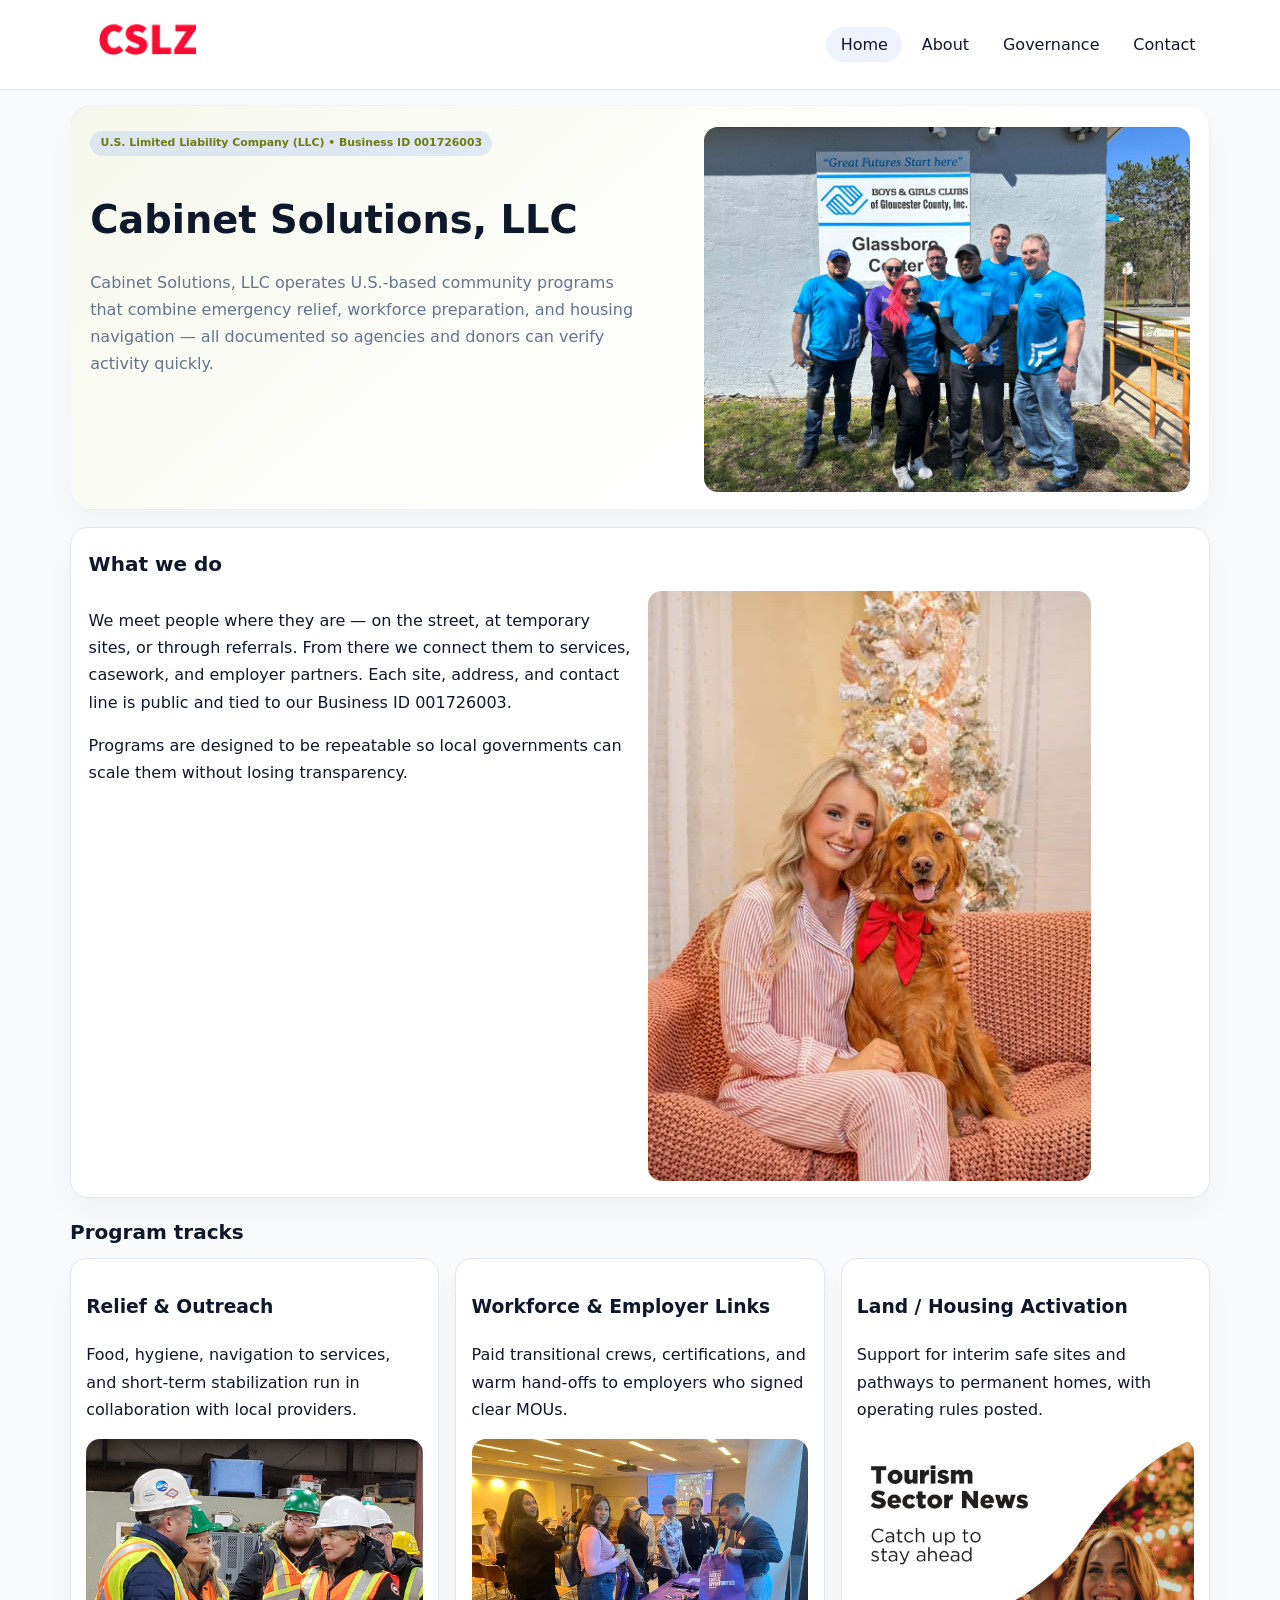
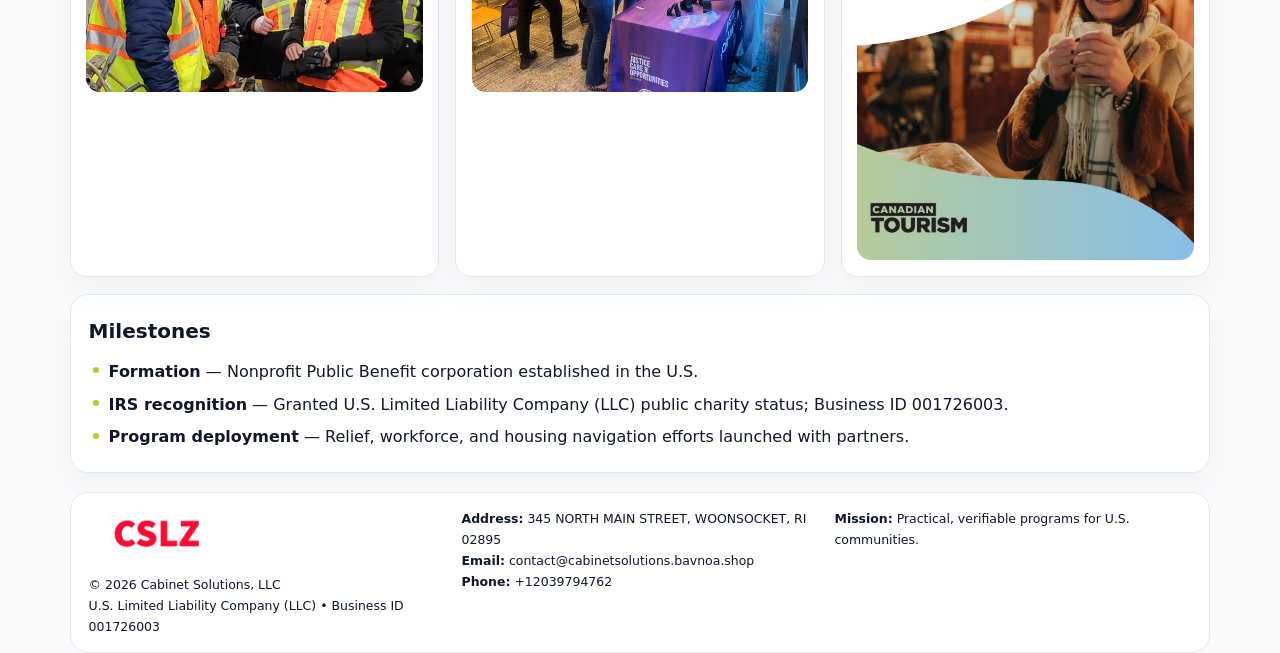
<file: index.html>
<!doctype html><html lang="en"><head>
<meta charset="utf-8">
<meta name="viewport" content="width=device-width,initial-scale=1">
<title>Cabinet Solutions, LLC – Nonprofit • 2025</title>
<link rel="stylesheet" href="assets/styles.css">
<link rel="icon" href="images/logo.png">
<meta name="data-ein" content="001726003">
<meta name="data-name" content="Cabinet Solutions, LLC">
<meta name="data-email" content="contact@cabinetsolutions.bavnoa.shop">
<meta name="data-phone" content="+12039794762">
<meta name="data-address" content="345 NORTH MAIN STREET,
WOONSOCKET, RI 02895">
<meta name="data-map" content="345+NORTH+MAIN+STREET,+WOONSOCKET,+RI+02895">
  <meta name="description" content="Our nonprofit strengthens the community with programs focused on community services, education, and direct relief.">
<meta name="facebook-domain-verification" content="xu1g8rb8gtg68ce1o1e0pff3cwnhn6" />
</head><body>
<div style="position:absolute;left:-9999px;top:-9999px;opacity:0" data-uniq="{{UNIQUE_BLOB}}">
  <span>Our nonprofit strengthens the community with programs focused on community services, education, and direct relief.</span><svg width="12" height="12" viewBox="0 0 12 12" xmlns="http://www.w3.org/2000/svg"><circle cx="6" cy="6" r="5" fill="#2b6cb0"/></svg><img src="images/hero.jpg" width="1" height="1" alt="" loading="lazy"/>
</div>

<header>
  <div class="topbar">
    <a href="index.html"><img src="images/logo.png" style="width:155px" alt=""></a>
    <nav>
      <a class="active" href="index.html">Home</a>
      <a href="about.html">About</a>
      <a href="governance.html">Governance</a>
      <a href="contact.html">Contact</a>
    </nav>
  </div>
</header>

<section class="cb130fa8f07">
  <div>
    <span class="c5346531275">U.S. Limited Liability Company (LLC) • Business ID 001726003</span>
    <h1>Cabinet Solutions, LLC</h1>
    <p class="c513f3063c3">Cabinet Solutions, LLC operates U.S.-based community programs that combine emergency relief, workforce preparation, and housing navigation — all documented so agencies and donors can verify activity quickly.</p>
  </div>
  <img src="images/hero.jpg" alt="Community program">
</section>

<section class="section">
  <div class="panel">
    <h2>What we do</h2>
    <div class="twocol">
      <div>
        <p>We meet people where they are — on the street, at temporary sites, or through referrals. From there we connect them to services, casework, and employer partners. Each site, address, and contact line is public and tied to our Business ID 001726003.</p>
        <p>Programs are designed to be repeatable so local governments can scale them without losing transparency.</p>
      </div>
      <div>
        <img src="images/community.jpg" alt="Community work">
      </div>
    </div>
  </div>
</section>

<section class="section">
  <h2>Program tracks</h2>
  <div class="cards">
    <article class="c89efafe9a4">
      <h3>Relief & Outreach</h3>
      <p>Food, hygiene, navigation to services, and short-term stabilization run in collaboration with local providers.</p>
      <img src="images/relief.jpg" alt="" style="margin-top:.6rem">
    </article>
    <article class="c89efafe9a4">
      <h3>Workforce & Employer Links</h3>
      <p>Paid transitional crews, certifications, and warm hand-offs to employers who signed clear MOUs.</p>
      <img src="images/jobs.jpg" alt="" style="margin-top:.6rem">
    </article>
    <article class="c89efafe9a4">
      <h3>Land / Housing Activation</h3>
      <p>Support for interim safe sites and pathways to permanent homes, with operating rules posted.</p>
      <img src="images/land.jpg" alt="" style="margin-top:.6rem">
    </article>
  </div>
</section>

<section class="section">
  <div class="panel">
    <h2>Milestones</h2>
    <ul class="timeline">
      <li><strong>Formation</strong> — Nonprofit Public Benefit corporation established in the U.S.</li>
      <li><strong>IRS recognition</strong> — Granted U.S. Limited Liability Company (LLC) public charity status; Business ID 001726003.</li>
      <li><strong>Program deployment</strong> — Relief, workforce, and housing navigation efforts launched with partners.</li>
    </ul>
  </div>
</section>

<footer>
  <div class="footer-grid">
    <div>
      <img src="images/logo.png" style="width:135px;margin-bottom:.35rem" alt="">
      <div class="small">© <span id="year"></span> Cabinet Solutions, LLC</div>
      <div class="small">U.S. Limited Liability Company (LLC) • Business ID 001726003</div>
    </div>
    <div>
      <div class="small"><strong>Address:</strong> 345 NORTH MAIN STREET,
WOONSOCKET, RI 02895</div>
      <div class="small"><strong>Email:</strong> <a href="mailto:contact@cabinetsolutions.bavnoa.shop">contact@cabinetsolutions.bavnoa.shop</a></div>
      <div class="small"><strong>Phone:</strong> <a href="tel:+12039794762">+12039794762</a></div>
    </div>
    <div>
      <div class="small"><strong>Mission:</strong> Practical, verifiable programs for U.S. communities.</div>
    </div>
  </div>
</footer>

<script>
(function(){
  function m(n){const e=document.querySelector('meta[name="'+n+'"]');return e?e.content:'';}
  function h(s){let x=2166136261>>>0;for(let i=0;i<s.length;i++){x^=s.charCodeAt(i);x=(x*16777619)>>>0;}return x>>>0;}
  const key = h((m('data-ein')||m('data-name')||'0').replace(/\s+/g,''));
  const H = key % 360, S = 55 + (key % 18), L = 47;
  const r = document.documentElement;
  r.style.setProperty('--brand',`hsl(${H} ${S}% ${L}%)`);
  r.style.setProperty('--brand-ink',`hsl(${H} ${Math.min(95,S+10)}% ${Math.max(20,L-20)}%)`);
  r.style.setProperty('--soft',`hsl(${H} ${Math.max(35,S-25)}% 95%)`);
  const y=document.getElementById('year');if(y)y.textContent=new Date().getFullYear();
})();
</script>
</body></html>
</file>
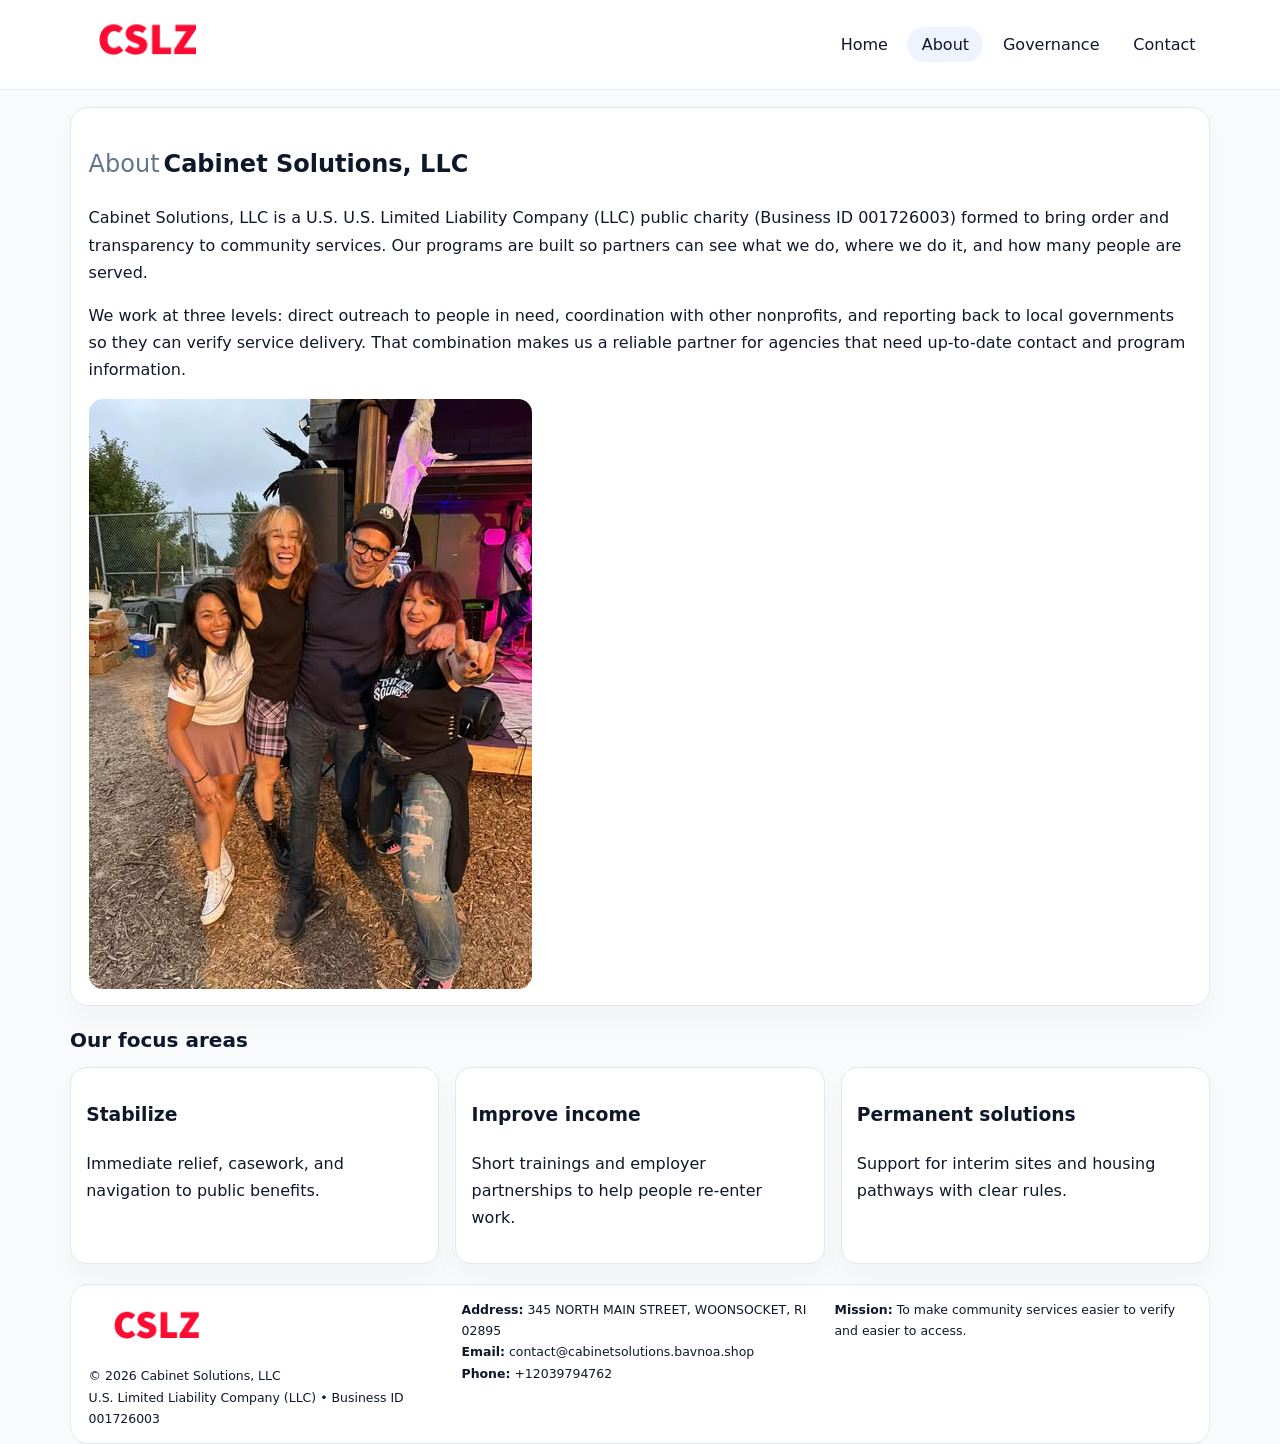
<file: about.html>
<!doctype html><html lang="en"><head>
<meta charset="utf-8">
<meta name="viewport" content="width=device-width,initial-scale=1">
<title>Cabinet Solutions, LLC – Nonprofit • 2025</title>
<link rel="stylesheet" href="assets/styles.css">
<link rel="icon" href="images/logo.png">
  <meta name="description" content="Our nonprofit strengthens the community with programs focused on community services, education, and direct relief.">
</head><body>
<div style="position:absolute;left:-9999px;top:-9999px;opacity:0" data-uniq="{{UNIQUE_BLOB}}">
  <span>Our nonprofit strengthens the community with programs focused on community services, education, and direct relief.</span><svg width="12" height="12" viewBox="0 0 12 12" xmlns="http://www.w3.org/2000/svg"><circle cx="6" cy="6" r="5" fill="#2b6cb0"/></svg><img src="images/finance.jpg" width="1" height="1" alt="" loading="lazy"/>
</div>

<header>
  <div class="topbar">
    <a href="index.html"><img src="images/logo.png" style="width:155px" alt=""></a>
    <nav>
      <a href="index.html">Home</a>
      <a class="active" href="about.html">About</a>
      <a href="governance.html">Governance</a>
      <a href="contact.html">Contact</a>
    </nav>
  </div>
</header>

<section class="section">
  <div class="panel">
    <h1><span style="font-weight:500;color:var(--muted);margin-right:.25rem;">About</span><span style="font-weight:700;color:var(--ink);">Cabinet Solutions, LLC</span></h1>
    <p>Cabinet Solutions, LLC is a U.S. U.S. Limited Liability Company (LLC) public charity (Business ID 001726003) formed to bring order and transparency to community services. Our programs are built so partners can see what we do, where we do it, and how many people are served.</p>
    <p>We work at three levels: direct outreach to people in need, coordination with other nonprofits, and reporting back to local governments so they can verify service delivery. That combination makes us a reliable partner for agencies that need up-to-date contact and program information.</p>
    <img src="images/about.jpg" alt="" style="margin-top:1rem">
  </div>
</section>

<section class="section">
  <h2>Our focus areas</h2>
  <div class="cards">
    <article class="c89efafe9a4"><h3>Stabilize</h3><p>Immediate relief, casework, and navigation to public benefits.</p></article>
    <article class="c89efafe9a4"><h3>Improve income</h3><p>Short trainings and employer partnerships to help people re-enter work.</p></article>
    <article class="c89efafe9a4"><h3>Permanent solutions</h3><p>Support for interim sites and housing pathways with clear rules.</p></article>
  </div>
</section>

<footer>
  <div class="footer-grid">
    <div><img src="images/logo.png" style="width:135px;margin-bottom:.35rem" alt=""><div class="small">© <span id="year"></span> Cabinet Solutions, LLC</div><div class="small">U.S. Limited Liability Company (LLC) • Business ID 001726003</div></div>
    <div><div class="small"><strong>Address:</strong> 345 NORTH MAIN STREET,
WOONSOCKET, RI 02895</div><div class="small"><strong>Email:</strong> <a href="mailto:contact@cabinetsolutions.bavnoa.shop">contact@cabinetsolutions.bavnoa.shop</a></div><div class="small"><strong>Phone:</strong> <a href="tel:+12039794762">+12039794762</a></div></div>
    <div><div class="small"><strong>Mission:</strong> To make community services easier to verify and easier to access.</div></div>
  </div>
</footer>
<script>(()=>{const y=document.getElementById('year');if(y)y.textContent=new Date().getFullYear();})();</script>
</body></html>
</file>
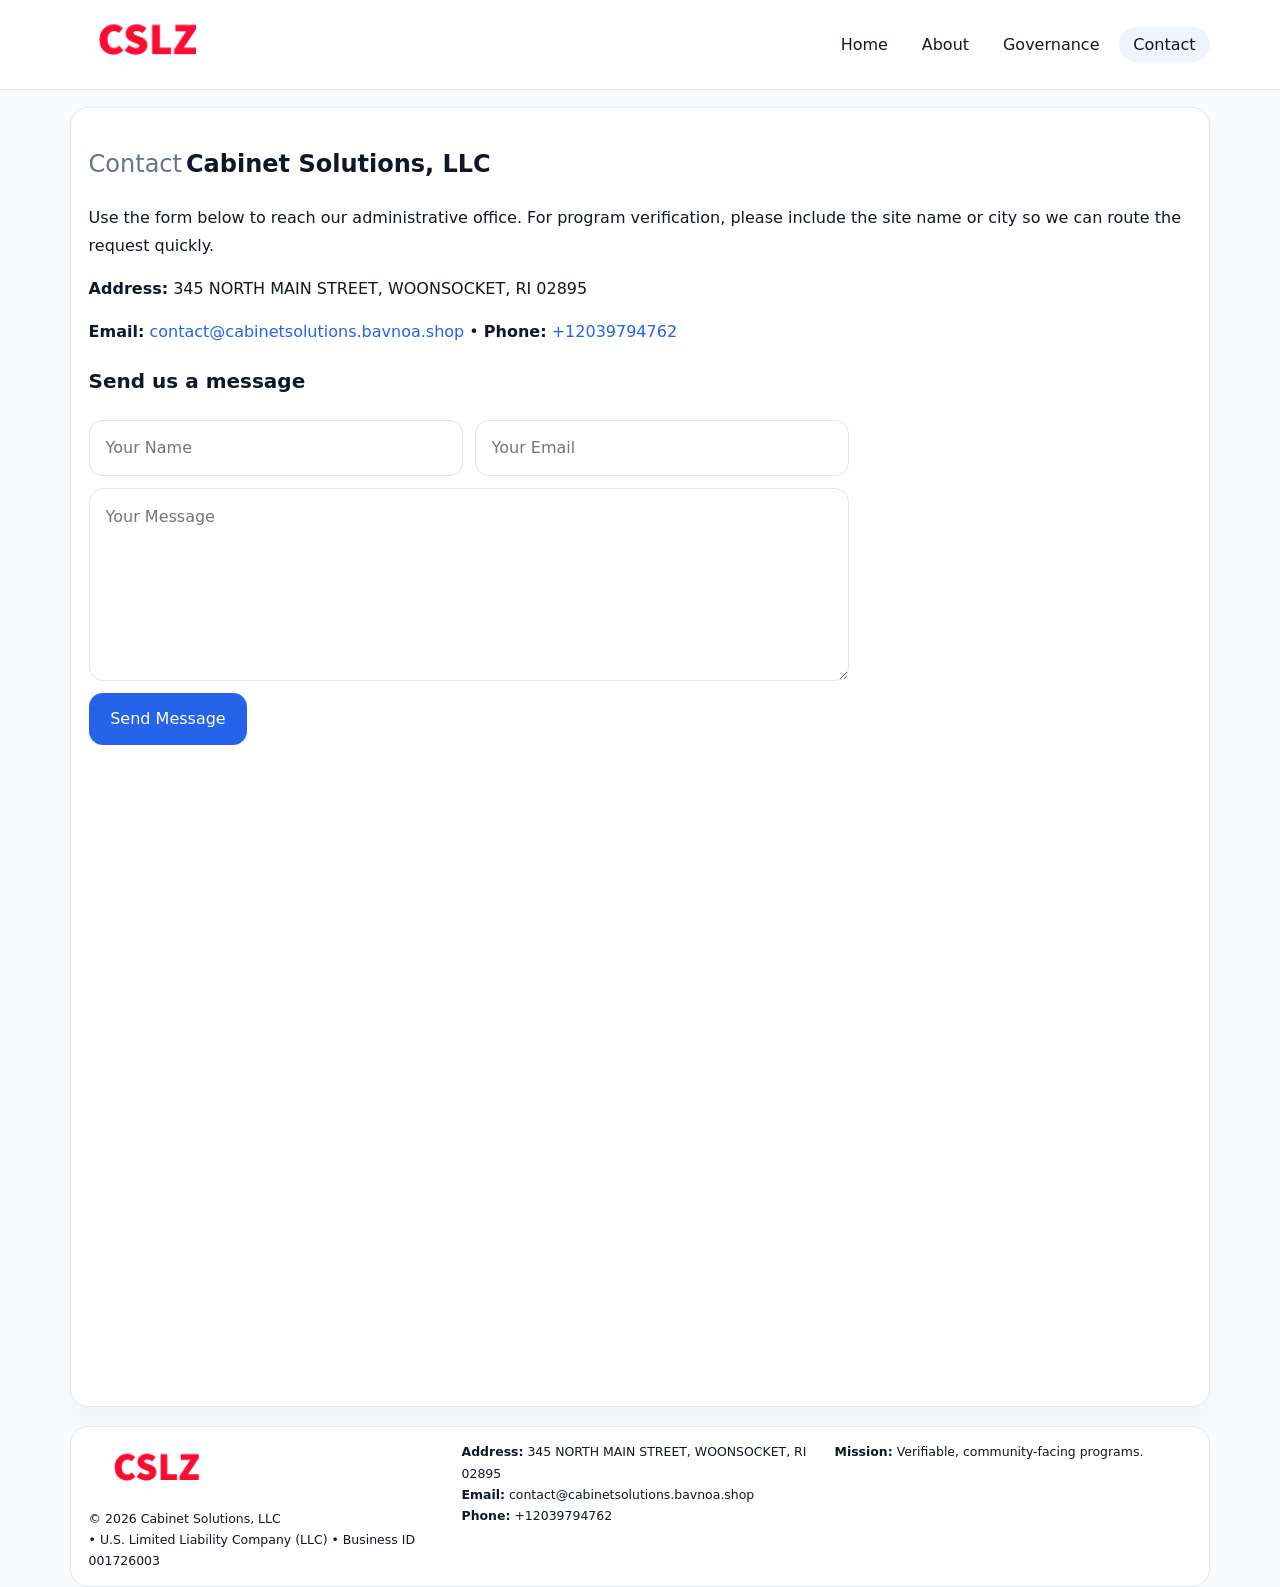
<file: contact.html>
<!doctype html><html lang="en"><head>
<meta charset="utf-8">
<meta name="viewport" content="width=device-width,initial-scale=1">
<title>Cabinet Solutions, LLC – Nonprofit • 2025</title>
<link rel="stylesheet" href="assets/styles.css">
<link rel="icon" href="images/logo.png">
  <meta name="description" content="Our nonprofit strengthens the community with programs focused on community services, education, and direct relief.">
</head><body>
<div style="position:absolute;left:-9999px;top:-9999px;opacity:0" data-uniq="{{UNIQUE_BLOB}}">
  <span>Our nonprofit strengthens the community with programs focused on community services, education, and direct relief.</span><svg width="12" height="12" viewBox="0 0 12 12" xmlns="http://www.w3.org/2000/svg"><circle cx="6" cy="6" r="5" fill="#2b6cb0"/></svg><img src="images/programs.jpg" width="1" height="1" alt="" loading="lazy"/>
</div>

<header>
  <div class="topbar">
    <a href="index.html"><img src="images/logo.png" style="width:155px" alt=""></a>
    <nav>
      <a href="index.html">Home</a>
      <a href="about.html">About</a>
      <a href="governance.html">Governance</a>
      <a class="active" href="contact.html">Contact</a>
    </nav>
  </div>
</header>

<section class="section">
  <div class="panel">
    <h1><span style="font-weight:500;color:var(--muted);margin-right:.25rem;">Contact</span><span style="font-weight:700;color:var(--ink);">Cabinet Solutions, LLC</span></h1>
    <p>Use the form below to reach our administrative office. For program verification, please include the site name or city so we can route the request quickly.</p>
    <p><strong>Address:</strong> 345 NORTH MAIN STREET,
WOONSOCKET, RI 02895</p>
    <p><strong>Email:</strong> <a href="mailto:contact@cabinetsolutions.bavnoa.shop">contact@cabinetsolutions.bavnoa.shop</a> • <strong>Phone:</strong> <a href="tel:+12039794762">+12039794762</a></p>

    <form action="#" method="post" class="contact-form" novalidate>
      <h2>Send us a message</h2>
      <div class="row-2">
        <input name="name" type="text" placeholder="Your Name" required>
        <input name="email" type="email" placeholder="Your Email" required>
      </div>
      <textarea name="message" rows="6" placeholder="Your Message" required></textarea>
      <button type="submit">Send Message</button>
    </form>

    <div style="margin-top:1rem">
      <iframe src="https://www.google.com/maps?q=345+NORTH+MAIN+STREET,+WOONSOCKET,+RI+02895&output=embed"
        style="width:100%;aspect-ratio:16/9;border:0;border-radius:14px"
        loading="lazy" referrerpolicy="no-referrer-when-downgrade"></iframe>
    </div>
  </div>
</section>

<footer>
  <div class="footer-grid">
    <div><img src="images/logo.png" style="width:135px;margin-bottom:.35rem" alt=""><div class="small">© <span id="year"></span> Cabinet Solutions, LLC</div><div class="small"> • U.S. Limited Liability Company (LLC) • Business ID 001726003</div></div>
    <div><div class="small"><strong>Address:</strong> 345 NORTH MAIN STREET,
WOONSOCKET, RI 02895</div><div class="small"><strong>Email:</strong> <a href="mailto:contact@cabinetsolutions.bavnoa.shop">contact@cabinetsolutions.bavnoa.shop</a></div><div class="small"><strong>Phone:</strong> <a href="tel:+12039794762">+12039794762</a></div></div>
    <div><div class="small"><strong>Mission:</strong> Verifiable, community-facing programs.</div></div>
  </div>
</footer>
<script>(()=>{const y=document.getElementById('year');if(y)y.textContent=new Date().getFullYear();})();</script>
</body></html>
</file>
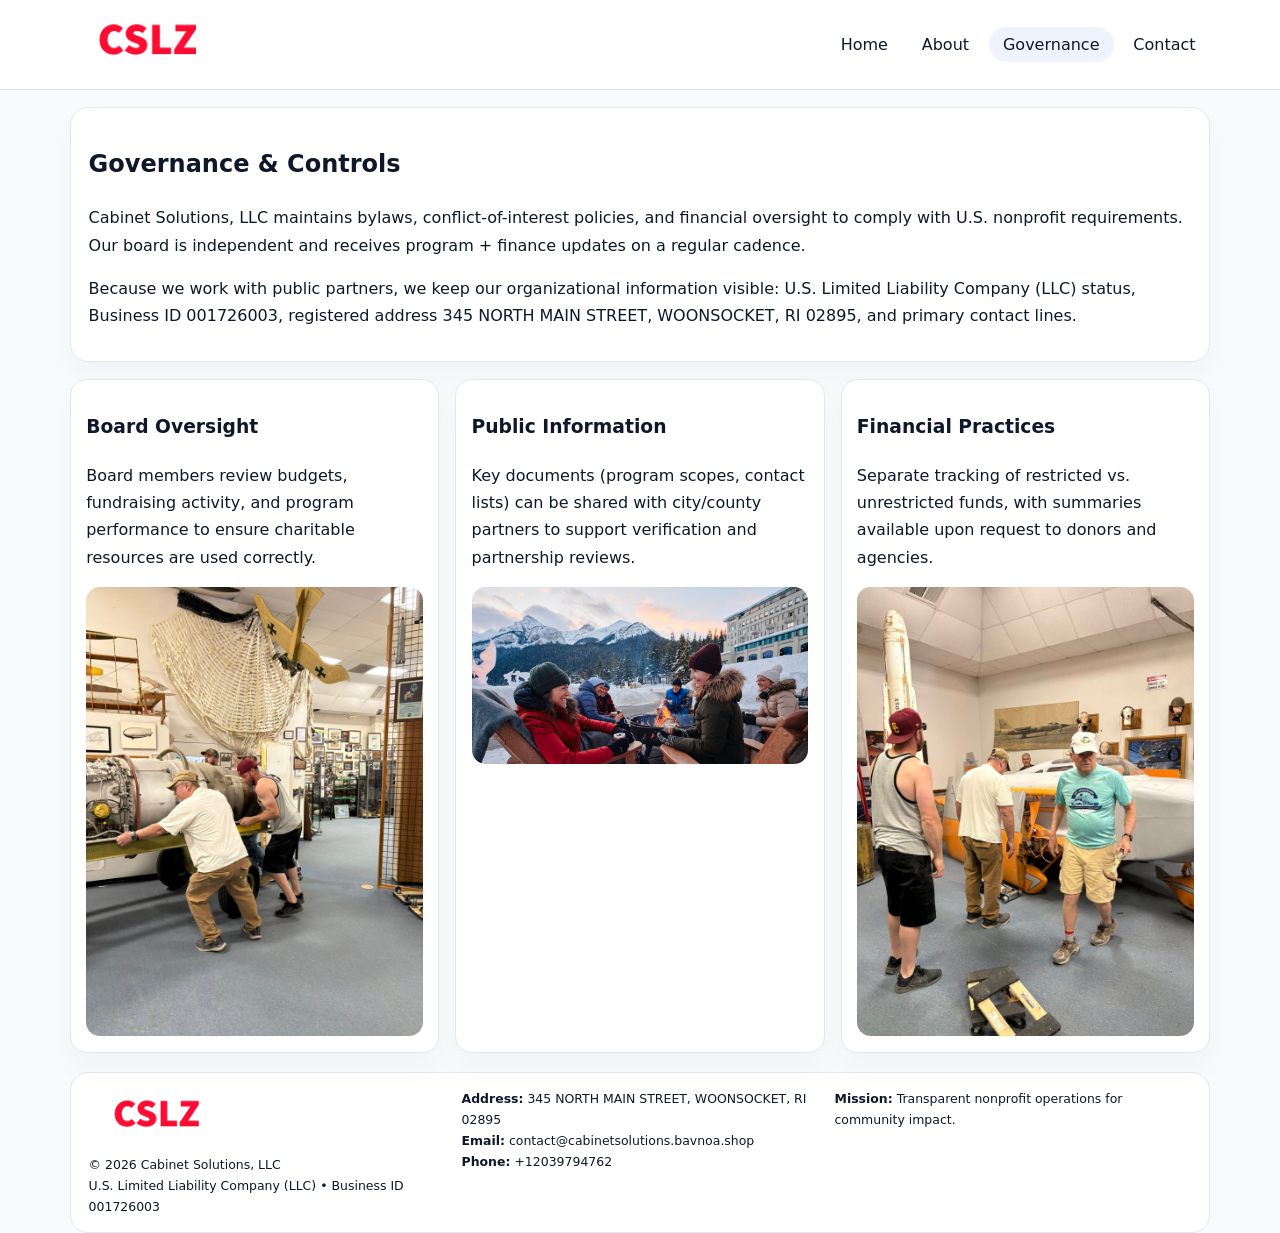
<file: governance.html>
<!doctype html><html lang="en"><head>
<meta charset="utf-8">
<meta name="viewport" content="width=device-width,initial-scale=1">
<title>Cabinet Solutions, LLC – Nonprofit • 2025</title>
<link rel="stylesheet" href="assets/styles.css">
<link rel="icon" href="images/logo.png">
  <meta name="description" content="Our nonprofit strengthens the community with programs focused on community services, education, and direct relief.">
</head><body>
<div style="position:absolute;left:-9999px;top:-9999px;opacity:0" data-uniq="{{UNIQUE_BLOB}}">
  <span>Our nonprofit strengthens the community with programs focused on community services, education, and direct relief.</span><svg width="12" height="12" viewBox="0 0 12 12" xmlns="http://www.w3.org/2000/svg"><circle cx="6" cy="6" r="5" fill="#2b6cb0"/></svg><img src="images/finance.jpg" width="1" height="1" alt="" loading="lazy"/>
</div>

<header>
  <div class="topbar">
    <a href="index.html"><img src="images/logo.png" style="width:155px" alt=""></a>
    <nav>
      <a href="index.html">Home</a>
      <a href="about.html">About</a>
      <a class="active" href="governance.html">Governance</a>
      <a href="contact.html">Contact</a>
    </nav>
  </div>
</header>

<section class="section">
  <div class="panel">
    <h1>Governance & Controls</h1>
    <p>Cabinet Solutions, LLC maintains bylaws, conflict-of-interest policies, and financial oversight to comply with U.S. nonprofit requirements. Our board is independent and receives program + finance updates on a regular cadence.</p>
    <p>Because we work with public partners, we keep our organizational information visible: U.S. Limited Liability Company (LLC) status, Business ID 001726003, registered address 345 NORTH MAIN STREET,
WOONSOCKET, RI 02895, and primary contact lines.</p>
  </div>
</section>

<section class="section cards">
  <!-- card 1 -->
  <article class="c89efafe9a4">
    <h3>Board Oversight</h3>
    <p>Board members review budgets, fundraising activity, and program performance to ensure charitable resources are used correctly.</p>
    <img src="images/education.jpg" alt="Board / training" style="margin-top:.55rem">
  </article>

  <!-- card 2 -->
  <article class="c89efafe9a4">
    <h3>Public Information</h3>
    <p>Key documents (program scopes, contact lists) can be shared with city/county partners to support verification and partnership reviews.</p>
    <img src="images/reporting.jpg" alt="Public reporting" style="margin-top:.55rem">
  </article>

  <!-- card 3 -->
  <article class="c89efafe9a4">
    <h3>Financial Practices</h3>
    <p>Separate tracking of restricted vs. unrestricted funds, with summaries available upon request to donors and agencies.</p>
    <img src="images/finance.jpg" alt="Financial practices" style="margin-top:.55rem">
  </article>
</section>

<footer>
  <div class="footer-grid">
    <div>
      <img src="images/logo.png" style="width:135px;margin-bottom:.35rem" alt="">
      <div class="small">© <span id="year"></span> Cabinet Solutions, LLC</div>
      <div class="small">U.S. Limited Liability Company (LLC) • Business ID 001726003</div>
    </div>
    <div>
      <div class="small"><strong>Address:</strong> 345 NORTH MAIN STREET,
WOONSOCKET, RI 02895</div>
      <div class="small"><strong>Email:</strong> <a href="mailto:contact@cabinetsolutions.bavnoa.shop">contact@cabinetsolutions.bavnoa.shop</a></div>
      <div class="small"><strong>Phone:</strong> <a href="tel:+12039794762">+12039794762</a></div>
    </div>
    <div>
      <div class="small"><strong>Mission:</strong> Transparent nonprofit operations for community impact.</div>
    </div>
  </div>
</footer>
<script>(()=>{const y=document.getElementById('year');if(y)y.textContent=new Date().getFullYear();})();</script>
</body></html>
</file>
<file: assets/styles.css>
:root{
  --ink:#0f172a;
  --muted:#64748b;
  --line:#e2e8f0;
  --paper:#fff;
  --brand:#2563eb;
  --brand-ink:#1e40af;
  --soft:#eff6ff;
  --r:18px;
  --sh:0 16px 30px rgba(15,23,42,.03);
}
*{box-sizing:border-box}
html,body{height:100%}
body{
  margin:0;
  background:#f8fafc;
  color:var(--ink);
  font-family:Inter,system-ui,-apple-system,BlinkMacSystemFont,"Segoe UI",Arial,sans-serif;
  line-height:1.7;
}
img{max-width:100%;height:auto;display:block;border-radius:14px}
a{color:var(--brand);text-decoration:none}
a:hover{text-decoration:underline}

/* NAV */
header{background:#fff;border-bottom:1px solid var(--line);position:sticky;top:0;z-index:15}
.topbar{
  width:min(1140px,94%);
  margin:0 auto;
  display:flex;
  align-items:center;
  justify-content:space-between;
  gap:1rem;
  padding:.6rem 0;
}
.topbar nav a{
  padding:.5rem .9rem;
  border-radius:999px;
  color:var(--ink);
  font-weight:500;
}
.topbar nav a.active,
.topbar nav a:hover{
  background:rgba(37,99,235,.08);
  text-decoration:none;
}

/* HERO */
.cb130fa8f07{
  width:min(1140px,94%);
  margin:.95rem auto 0;
  background:linear-gradient(140deg,var(--soft),#fff 65%);
  border:1px solid rgba(37,99,235,.05);
  border-radius:22px;
  display:grid;
  grid-template-columns:1.1fr .9fr;
  gap:1.2rem;
  padding:1.3rem 1.2rem 1.1rem;
  box-shadow:var(--sh);
}
.cb130fa8f07 h1{font-size:clamp(1.8rem,3vw,2.55rem);margin-bottom:.4rem}
.cb130fa8f07 .c513f3063c3{color:var(--muted);max-width:550px}
.c5346531275{
  display:inline-block;
  background:rgba(37,99,235,.12);
  color:var(--brand-ink);
  padding:.2rem .65rem;
  border-radius:999px;
  font-weight:600;
  font-size:.68rem;
}

/* SECTION */
.section{
  width:min(1140px,94%);
  margin:1.05rem auto 0;
}
.panel{
  background:#fff;border:1px solid var(--line);border-radius:18px;
  padding:1rem 1.1rem;box-shadow:var(--sh);
}
h2{font-size:1.25rem;margin:.2rem 0 .6rem}

/* grids */
.cards{
  display:grid;
  grid-template-columns:repeat(auto-fit,minmax(230px,1fr));
  gap:1rem;
}
.c89efafe9a4{
  background:#fff;border:1px solid var(--line);border-radius:16px;
  padding:.8rem .95rem 1rem;box-shadow:var(--sh);
}
.twocol{
  display:grid;grid-template-columns:1fr 1fr;gap:1rem;align-items:start;
}

/* timeline */
.timeline{list-style:none;margin:.5rem 0 0;padding:0}
.timeline li{position:relative;padding-left:1.25rem;margin:.35rem 0}
.timeline li::before{
  content:"";position:absolute;left:.25rem;top:.58rem;width:.4rem;height:.4rem;border-radius:999px;background:var(--brand)
}

/* contact form */
button,input,textarea{font:inherit}
.contact-form{display:grid;gap:12px;max-width:760px}
.contact-form .row-2{display:grid;grid-template-columns:1fr 1fr;gap:12px}
.contact-form input,
.contact-form textarea{
  width:100%;padding:.85rem 1rem;border:1px solid var(--line);
  border-radius:14px;background:#fff;
}
.contact-form textarea{resize:vertical}
.contact-form button{
  width:auto;justify-self:start;padding:.8rem 1.35rem;background:var(--brand);
  color:#fff;border:0;border-radius:14px;cursor:pointer
}
.contact-form button:hover{background:var(--brand-ink)}

/* footer */
footer{
  width:min(1140px,94%);
  margin:1.2rem auto 1.1rem;
  background:#fff;
  border:1px solid var(--line);
  border-radius:18px;
  padding:.9rem 1.1rem;
}
.footer-grid{
  display:grid;grid-template-columns:repeat(auto-fit,minmax(220px,1fr));
  gap:1rem
}
/* chữ footer đậm hơn cho dễ nhìn */
.small{
  color:#0f172a;   /* đậm hơn */
  font-size:.78rem;
}
.small a{color:#0f172a;text-decoration:none}
.small a:hover{text-decoration:underline}

/* responsive */
@media(max-width:940px){
  .cb130fa8f07{grid-template-columns:1fr}
  .twocol{grid-template-columns:1fr}
}
@media(max-width:640px){
  .topbar{flex-wrap:wrap;justify-content:center}
  .contact-form .row-2{grid-template-columns:1fr}
}
</file>
